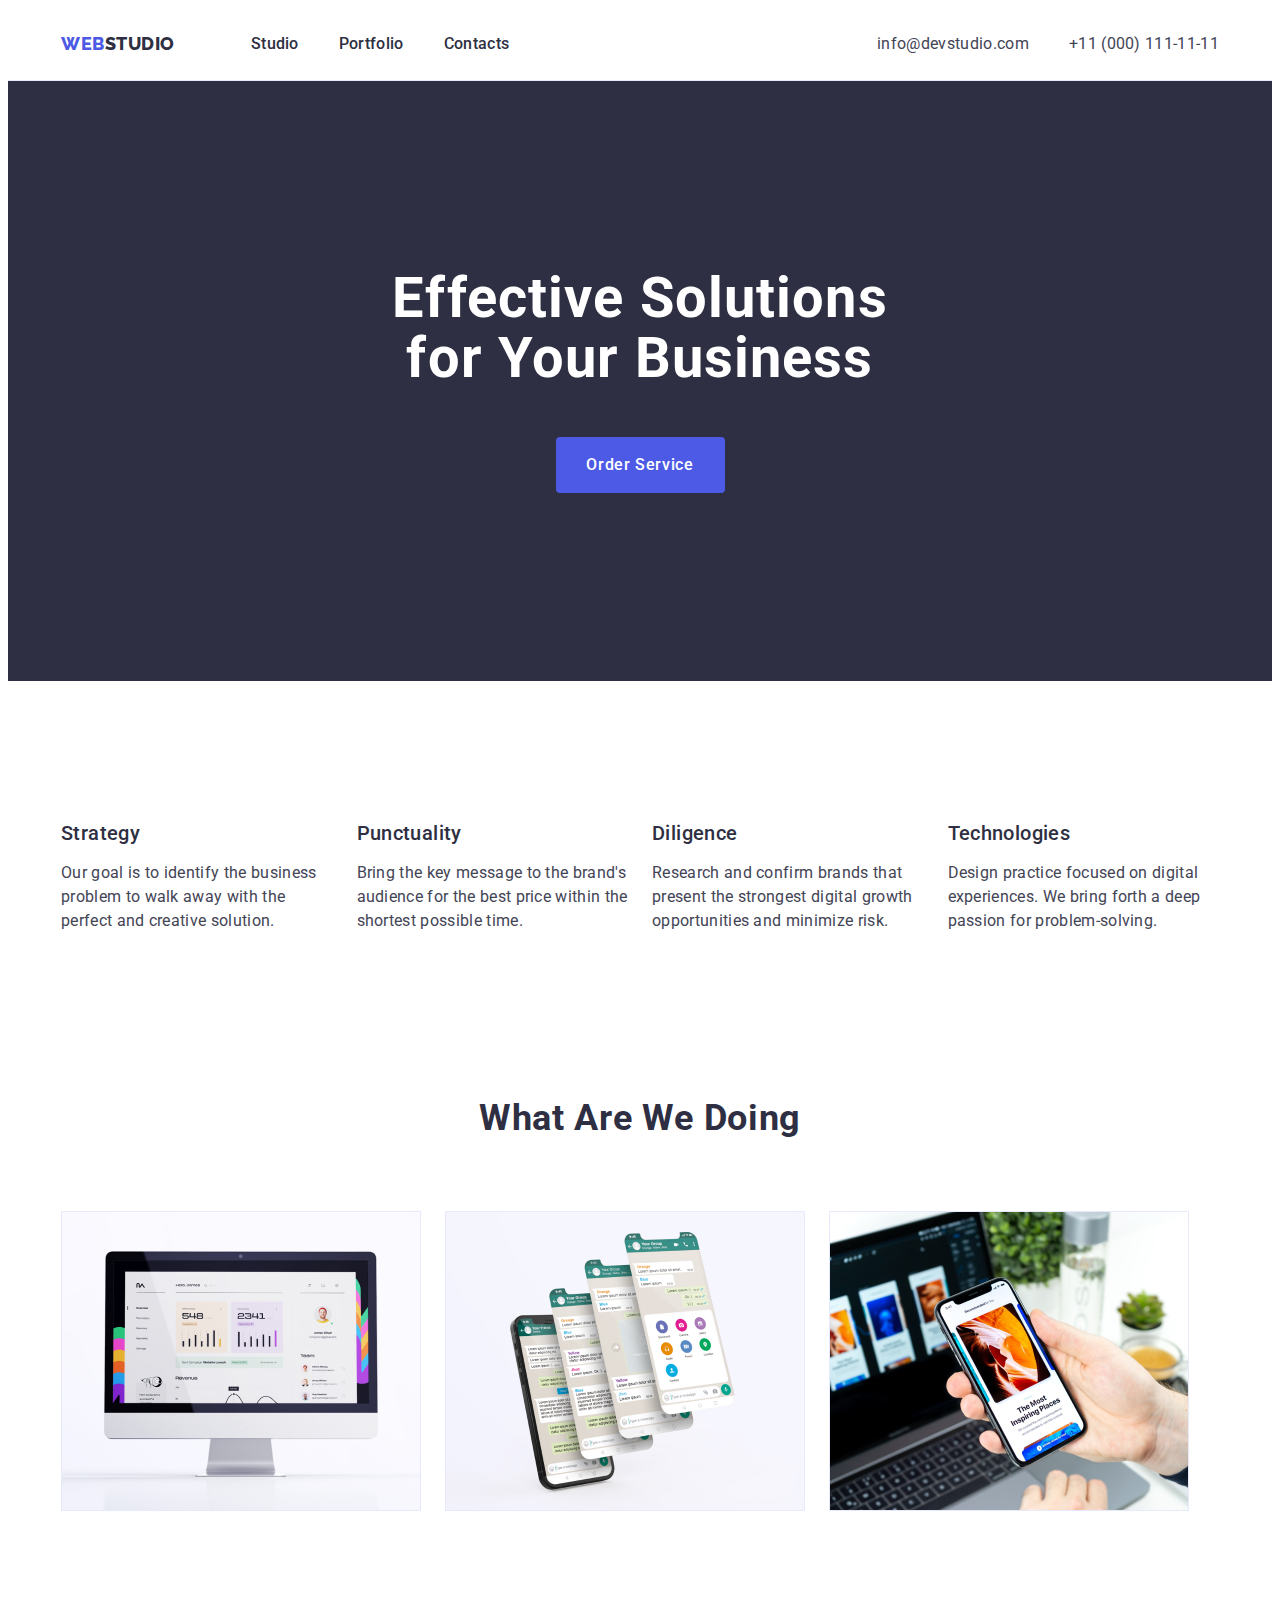
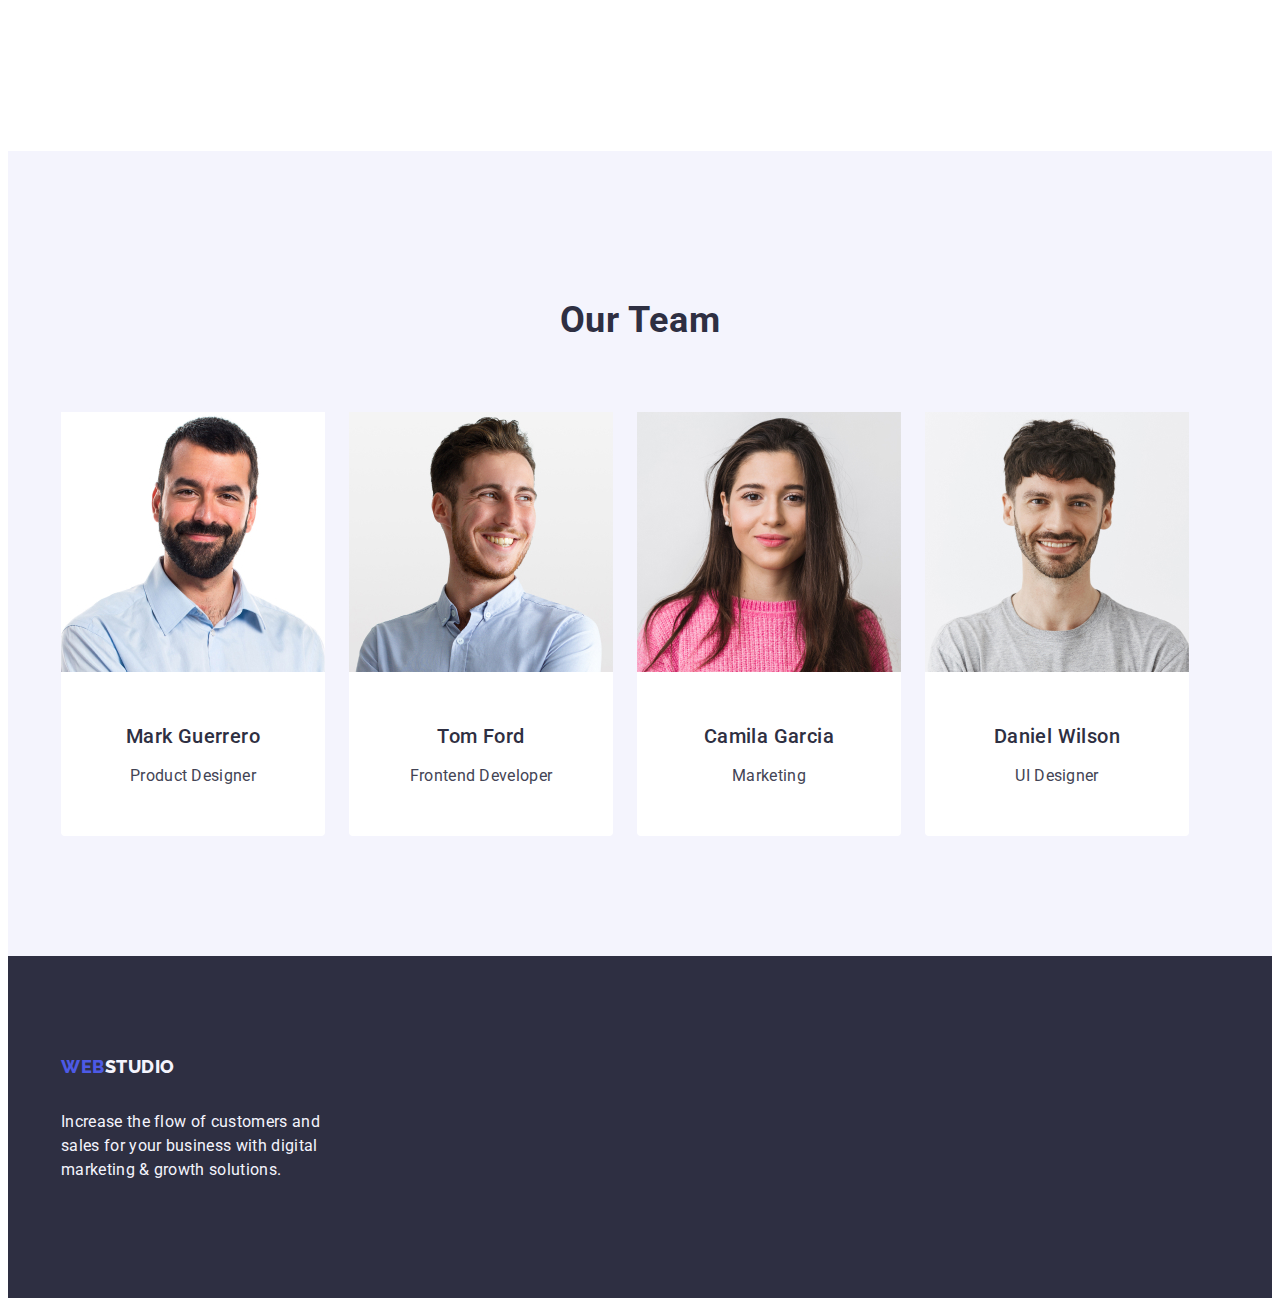
<file: index.html>
<!DOCTYPE html>
<html lang="en">
  <head>
    <meta charset="UTF-8" />
    <meta name="viewport" content="width=device-width, initial-scale=1.0" />

    <title>WebStudio</title>
    <link
      rel="stylesheet"
      href="https://cdnjs.cloudflare.com/ajax/libs/modern-normalize/2.0.0/modern-normalize.min.css"
      integrity="sha512-4xo8blKMVCiXpTaLzQSLSw3KFOVPWhm/TRtuPVc4WG6kUgjH6J03IBuG7JZPkcWMxJ5huwaBpOpnwYElP/m6wg=="
      crossorigin="anonymous"
      referrerpolicy="no-referrer"
    />
    <link rel="preconnect" href="https://fonts.googleapis.com" />
    <link rel="preconnect" href="https://fonts.gstatic.com" crossorigin />
    <link
      href="https://fonts.googleapis.com/css2?family=Montserrat:ital,wght@0,100;0,200;0,300;0,400;0,500;0,600;0,700;0,800;0,900;1,100;1,200;1,300;1,400;1,500;1,600;1,700;1,800;1,900&family=Raleway:wght@800&family=Roboto:wght@500&display=swap"
      rel="stylesheet"
    />
    <link
      href="https://fonts.googleapis.com/css2?family=Montserrat:ital,wght@0,100;0,200;0,300;0,400;0,500;0,600;0,700;0,800;0,900;1,100;1,200;1,300;1,400;1,500;1,600;1,700;1,800;1,900&family=Raleway:wght@800&family=Roboto:wght@500&display=swap"
      rel="stylesheet"
    />
    <link rel="stylesheet" href="./css/styles.css" />
  </head>

  <body class="body">
    <header class="header">
      <!-- Header section -->
      <div class="header-section container">
        <nav class="nav-section">
          <a href="./index.html" class="logo link">
            Web<span class="logoword">Studio</span>
          </a>
          <ul class="list header-list">
            <li><a href="./index.html" class="menu link"> Studio </a></li>
            <li>
              <a href="./portfolio.html" class="menu link"> Portfolio </a>
            </li>
            <li><a href="" class="menu link"> Contacts </a></li>
          </ul>
        </nav>
        <address class="address">
          <ul class="list address-list">
            <li>
              <a href="mailto:info@devstudio.com" class="contacts link"
                >info@devstudio.com</a
              >
            </li>
            <li>
              <a href="tel:+110001111111" class="contacts link"
                >+11 (000) 111-11-11</a
              >
            </li>
          </ul>
        </address>
      </div>
    </header>
    <!-- Hero section -->
    <!-- Title -->
    <main>
      <!-- Section 1-->
      <section class="order-service">
        <div class="container">
          <h1 class="solutions">Effective Solutions for Your Business</h1>
          <button type="button" class="order-button">Order Service</button>
        </div>
      </section>
      <!-- Section 2 -->
      <section class="second-section">
        <div class="second-div container">
          <h2 class="visually-hidden">Section 2</h2>
          <ul class="list second-list">
            <li class="list-item">
              <h3 class="list-title-second">Strategy</h3>
              <p class="list-text-second">
                Our goal is to identify the business problem to walk away with
                the perfect and creative solution.
              </p>
            </li>

            <li class="list-item">
              <h3 class="list-title-second">Punctuality</h3>
              <p class="list-text-second">
                Bring the key message to the brand's audience for the best price
                within the shortest possible time.
              </p>
            </li>

            <li class="list-item">
              <h3 class="list-title-second">Diligence</h3>
              <p class="list-text-second">
                Research and confirm brands that present the strongest digital
                growth opportunities and minimize risk.
              </p>
            </li>

            <li class="list-item">
              <h3 class="list-title-second">Technologies</h3>
              <p class="list-text-second">
                Design practice focused on digital experiences. We bring forth a
                deep passion for problem-solving.
              </p>
            </li>
          </ul>
        </div>
      </section>
      <!-- Section 3-->
      <section class="portfolio">
        <div class="portfolio container">
          <h2 class="what-do">What are we doing</h2>
          <ul class="list portfolio-list">
            <li class="images-third-list">
              <img
                src="./images/img1.jpg"
                width="360"
                height="300"
                alt="monitor"
              />
            </li>
            <li class="images-third-list">
              <img
                src="./images/img2.jpg"
                width="360"
                height="300"
                alt="phone"
              />
            </li>
            <li class="images-third-list">
              <img
                src="./images/img3.jpg"
                width="360"
                height="300"
                alt="laptop"
              />
            </li>
          </ul>
        </div>
      </section>

      <!-- Section 4 -->
      <section class="cards-section">
        <div class="cards-div container">
          <h2 class="cards-title">Our Team</h2>
          <!-- Cards -->
          <ul class="list cards-list">
            <li class="title">
              <img
                src="./images/imgcard1.jpg"
                width="264"
                height="260"
                alt="Mark's profile picture"
              />
              <div class="name-job">
                <h3 class="list-title">Mark Guerrero</h3>
                <p class="list-text">Product Designer</p>
              </div>
            </li>

            <li class="title">
              <img
                src="./images/imgcard2.jpg"
                width="264"
                height="260"
                alt="Tom's profile picture"
              />
              <div class="name-job">
                <h3 class="list-title">Tom Ford</h3>
                <p class="list-text">Frontend Developer</p>
              </div>
            </li>

            <li class="title">
              <img
                src="./images/imgcard3.jpg"
                width="264"
                height="260"
                alt="Camila's profile picture"
              />
              <div class="name-job">
                <h3 class="list-title">Camila Garcia</h3>
                <p class="list-text">Marketing</p>
              </div>
            </li>

            <li class="title">
              <img
                src="./images/imgcard4.jpg"
                width="264"
                height="260"
                alt="Daniels's profile picture"
              />
              <div class="name-job">
                <h3 class="list-title">Daniel Wilson</h3>
                <p class="list-text">UI Designer</p>
              </div>
            </li>
          </ul>
        </div>
      </section>
    </main>
    <!-- Footer -->
    <footer class="footer">
      <div class="footer-div container">
        <a href="./index.html" class="logo footer-logo link">
          Web<span class="word link">Studio</span>
        </a>
        <p class="word-text">
          Increase the flow of customers and sales for your business with
          digital marketing & growth solutions.
        </p>
      </div>
    </footer>
  </body>
</html>
</file>
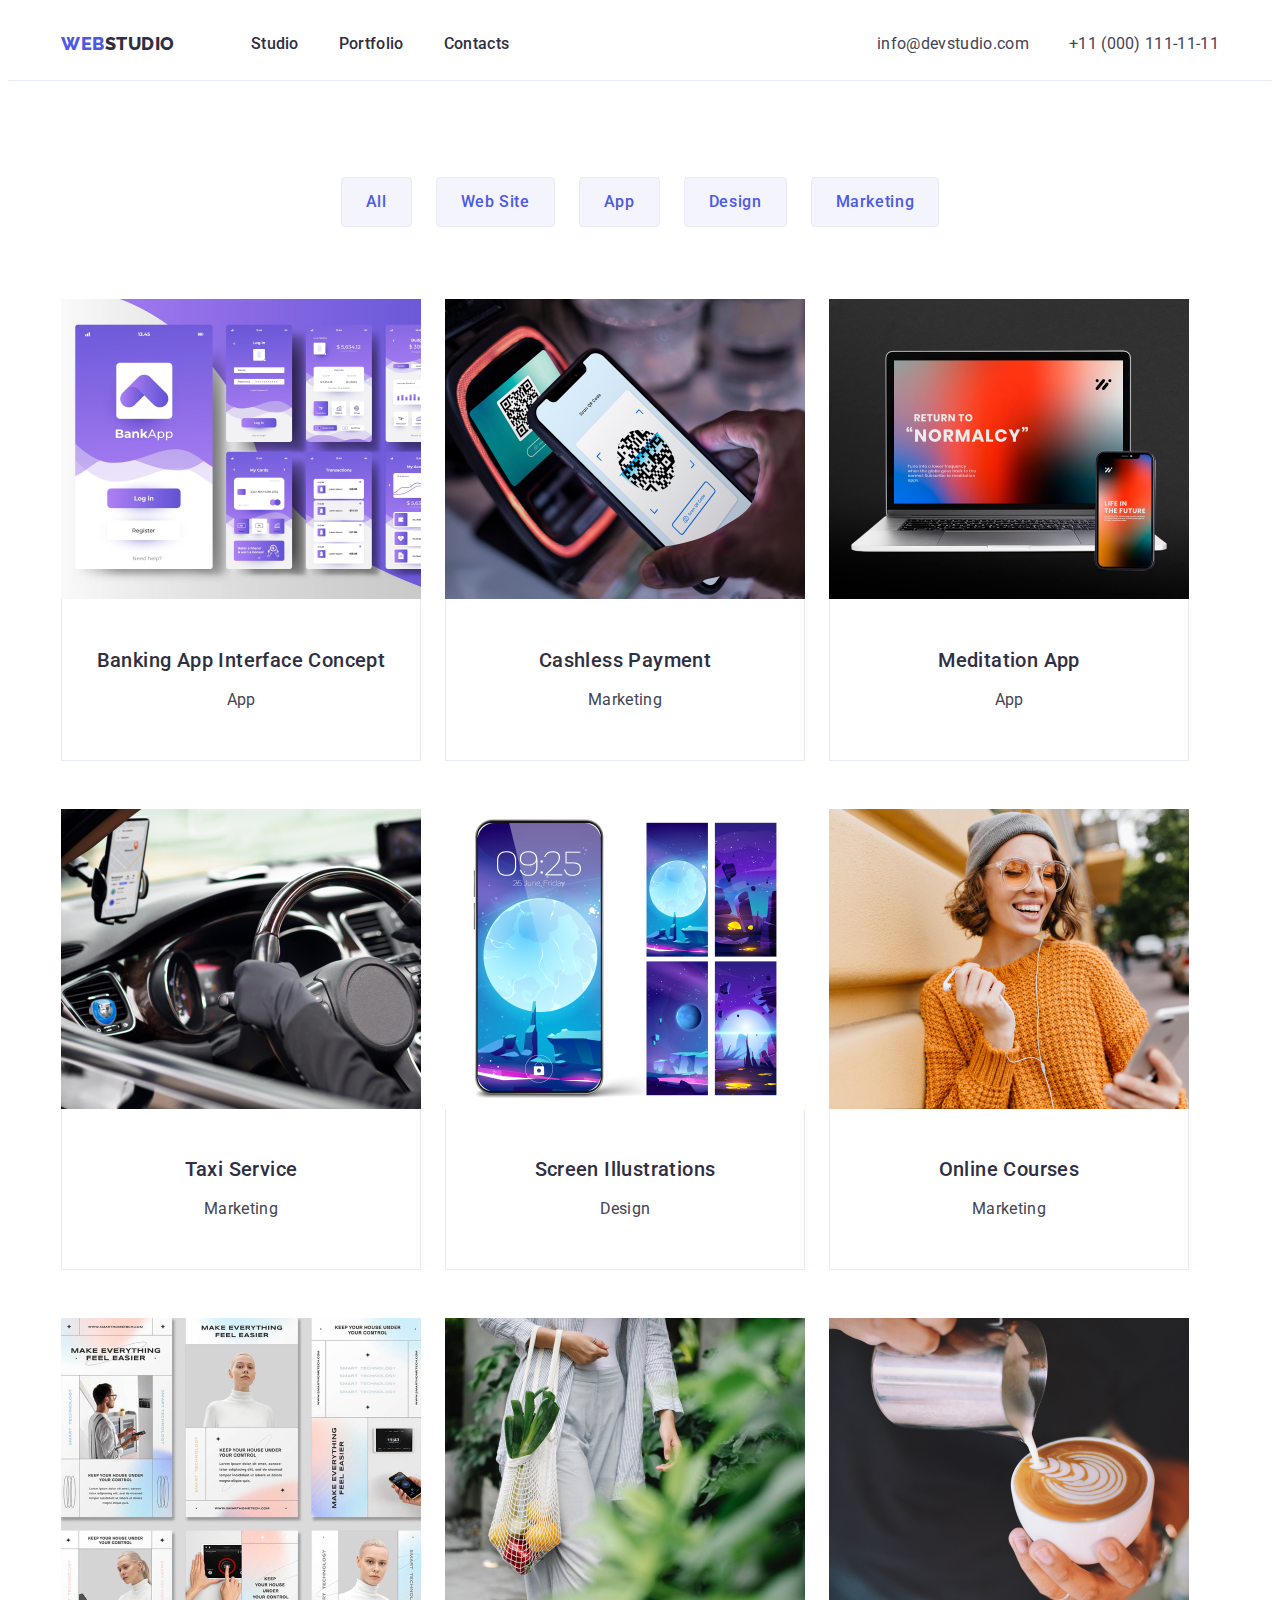
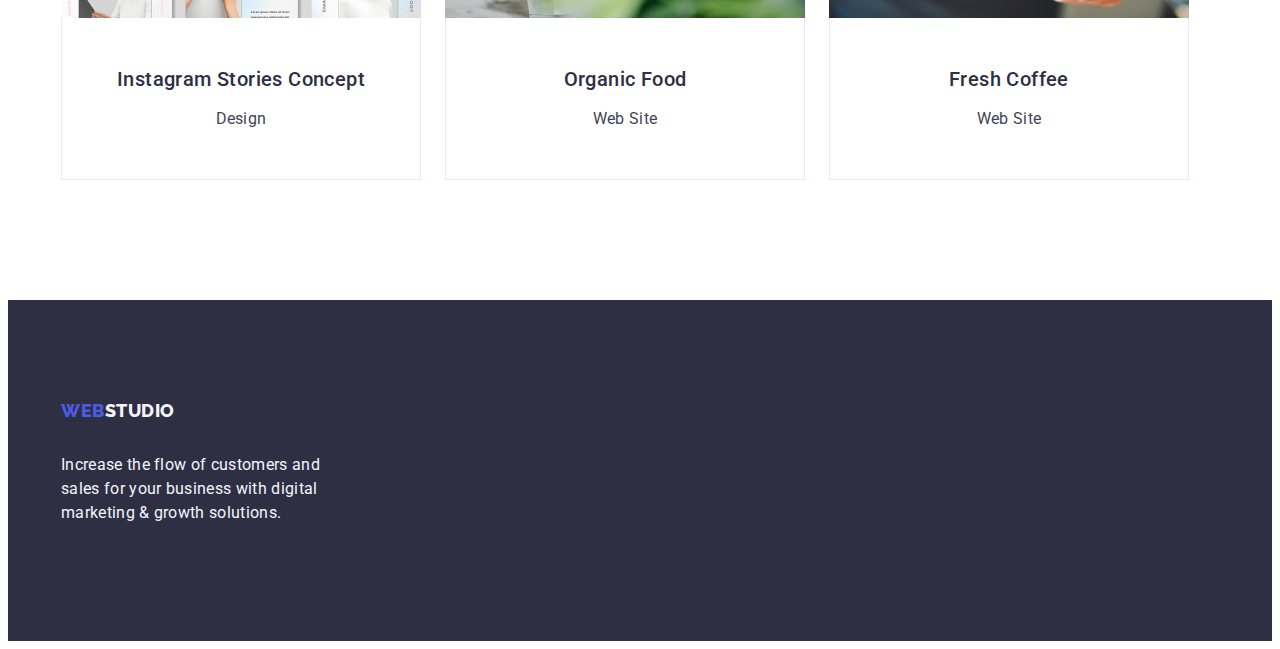
<file: portfolio.html>
<!DOCTYPE html>
<html lang="en">
  <head>
    <meta charset="UTF-8" />
    <meta name="viewport" content="width=device-width, initial-scale=1.0" />
    <title>WebStudio</title>
    <link
      rel="stylesheet"
      href="https://cdnjs.cloudflare.com/ajax/libs/modern-normalize/2.0.0/modern-normalize.min.css"
      integrity="sha512-4xo8blKMVCiXpTaLzQSLSw3KFOVPWhm/TRtuPVc4WG6kUgjH6J03IBuG7JZPkcWMxJ5huwaBpOpnwYElP/m6wg=="
      crossorigin="anonymous"
      referrerpolicy="no-referrer"
    />
    <link rel="preconnect" href="https://fonts.googleapis.com" />
    <link rel="preconnect" href="https://fonts.gstatic.com" crossorigin />
    <link
      href="https://fonts.googleapis.com/css2?family=Montserrat:ital,wght@0,100;0,200;0,300;0,400;0,500;0,600;0,700;0,800;0,900;1,100;1,200;1,300;1,400;1,500;1,600;1,700;1,800;1,900&family=Raleway:wght@800&family=Roboto:wght@500&display=swap"
      rel="stylesheet"
    />
    <link
      href="https://fonts.googleapis.com/css2?family=Montserrat:ital,wght@0,100;0,200;0,300;0,400;0,500;0,600;0,700;0,800;0,900;1,100;1,200;1,300;1,400;1,500;1,600;1,700;1,800;1,900&family=Raleway:wght@800&family=Roboto:wght@500&display=swap"
      rel="stylesheet"
    />
    <link rel="stylesheet" href="./css/styles.css" />
  </head>
  <body class="body">
    <header class="header">
      <div class="header-section container">
        <nav class="nav-section">
          <a href="./index.html" class="logo link">
            Web<span class="logoword link">Studio </span>
          </a>
          <ul class="list header-list">
            <li><a href="./index.html" class="menu link"> Studio </a></li>
            <li>
              <a href="./portfolio.html" class="menu link"> Portfolio </a>
            </li>
            <li><a href="" class="menu link"> Contacts </a></li>
          </ul>
        </nav>
        <address class="address">
          <ul class="list address-list">
            <li>
              <a href="mailto:info@devstudio.com" class="contacts link">
                info@devstudio.com
              </a>
            </li>
            <li>
              <a href="tel:+110001111111" class="contacts link">
                +11 (000) 111-11-11
              </a>
            </li>
          </ul>
        </address>
      </div>
    </header>
    <main>
      <section class="filters">
        <div class="filters-div container">
          <h1 class="visually-hidden">Filters</h1>
          <ul class="list filters-list">
            <li>
              <button type="button" class="button-filter">All</button>
            </li>
            <li>
              <button type="button" class="button-filter">Web Site</button>
            </li>
            <li>
              <button type="button" class="button-filter">App</button>
            </li>
            <li>
              <button type="button" class="button-filter">Design</button>
            </li>
            <li>
              <button type="button" class="button-filter">Marketing</button>
            </li>
          </ul>
          <ul class="list apps-list">
            <li class="app-item">
              <a href="" class="link">
                <img
                  src="./images/portfolio1.jpg"
                  alt="Banking App Interface Concept"
                  width="360"
                />
                <div class="apps-name">
                  <h2 class="list-title">Banking App Interface Concept</h2>
                  <p class="list-text">App</p>
                </div>
              </a>
            </li>
            <li class="app-item">
              <a href="" class="link">
                <img
                  src="./images/portfolio2.jpg"
                  alt="Cashless Payment"
                  width="360"
                />
                <div class="apps-name">
                  <h2 class="list-title">Cashless Payment</h2>
                  <p class="list-text">Marketing</p>
                </div>
              </a>
            </li>
            <li class="app-item">
              <a href="" class="link">
                <img
                  src="./images/portfolio3.jpg"
                  alt="Meditaion App"
                  width="360"
                />
                <div class="apps-name">
                  <h2 class="list-title">Meditation App</h2>
                  <p class="list-text">App</p>
                </div>
              </a>
            </li>
            <li class="app-item">
              <a href="" class="link">
                <img
                  src="./images/portfolio4.jpg"
                  alt="Taxi Service"
                  width="360"
                />
                <div class="apps-name">
                  <h2 class="list-title">Taxi Service</h2>
                  <p class="list-text">Marketing</p>
                </div>
              </a>
            </li>
            <li class="app-item">
              <a href="" class="link">
                <img
                  src="./images/portfolio5.jpg"
                  alt="Screen Illustrations"
                  width="360"
                />
                <div class="apps-name">
                  <h2 class="list-title">Screen Illustrations</h2>
                  <p class="list-text">Design</p>
                </div>
              </a>
            </li>
            <li class="app-item">
              <a href="" class="link">
                <img
                  src="./images/portfolio6.jpg"
                  alt="Online Courses"
                  width="360"
                />
                <div class="apps-name">
                  <h2 class="list-title">Online Courses</h2>
                  <p class="list-text">Marketing</p>
                </div>
              </a>
            </li>
            <li class="app-item">
              <a href="" class="link">
                <img
                  src="./images/portfolio7.jpg"
                  alt="Instagram Stories Concep"
                  width="360"
                />
                <div class="apps-name">
                  <h2 class="list-title">Instagram Stories Concept</h2>
                  <p class="list-text">Design</p>
                </div>
              </a>
            </li>
            <li class="app-item">
              <a href="" class="link">
                <img
                  src="./images/portfolio8.jpg"
                  alt="Organic Food"
                  width="360"
                />
                <div class="apps-name">
                  <h2 class="list-title">Organic Food</h2>
                  <p class="list-text">Web Site</p>
                </div>
              </a>
            </li>
            <li class="app-item">
              <a href="" class="link">
                <img
                  src="./images/portfolio9.jpg"
                  alt="Fresh Coffee"
                  width="360"
                />
                <div class="apps-name">
                  <h2 class="list-title">Fresh Coffee</h2>
                  <p class="list-text">Web Site</p>
                </div>
              </a>
            </li>
          </ul>
        </div>
      </section>
    </main>
    <footer class="footer">
      <div class="footer-div container">
        <a href="./index.html" class="logo footer-logo link">
          Web<span class="word link">Studio</span>
        </a>
        <p class="word-text">
          Increase the flow of customers and sales for your business with
          digital marketing & growth solutions.
        </p>
      </div>
    </footer>
  </body>
</html>
</file>
<file: css/styles.css>
:root {
  --basic-color: #ffffffff;
  --brand-color: #4d5ae5;
  --logo-color: #2e2f42;
  --contacts-color: #434455;
  --focus-color: #404bbf;
  --word-color: #f4f4fd;
  --list-color: #e7e9fc;
}
.body {
  font-family: "Roboto", sans-serif;
  color: var(--contacts-color);
  background-color: var(--basic-color);
}
.logo {
  font-family: "Raleway", sans-serif;
  font-weight: 800;
  font-size: 18px;
  line-height: 1.17;
  letter-spacing: 0.03em;
  text-transform: uppercase;
  color: var(--brand-color);
}
.link {
  text-decoration: none;
}
.logoword {
  color: var(--logo-color);
}
.list {
  list-style-type: none;
  margin: 0;
  padding-left: 0;
}
.menu {
  font-weight: 500;
  font-size: 16px;
  line-height: 1.5;
  letter-spacing: 0.02em;
  color: var(--logo-color);
}
.menu.link:hover,
.menu.link:focus {
  color: var(--focus-color);
}
.address {
  font-style: normal;
}
.contacts {
  font-size: 16px;
  line-height: 1.5;
  letter-spacing: 0.02em;
  color: var(--contacts-color);
}
.contacts.link:hover,
.contacts.link:focus {
  color: var(--focus-color);
}
.order-service {
  background-color: var(--logo-color);
  padding: 188px 0;
}
.solutions {
  font-size: 56px;
  line-height: 1.07;
  text-align: center;
  letter-spacing: 0.02em;
  color: var(--basic-color);
  max-width: 496px;
  font-weight: 700px;
  margin: 0 auto;
  margin-bottom: 48px;
}
.order-button {
  background-color: var(--brand-color);
  font-family: "Roboto", sans-serif;
  font-weight: 500;
  font-size: 16px;
  line-height: 1.5em;
  letter-spacing: 0.04em;
  color: var(--basic-color);
  cursor: pointer;
  display: block;
  min-width: 169px;
  height: 56px;
  border: none;
  border-radius: 4px;
  margin: 0 auto;
}
.order-button:hover,
.order-button:focus {
  background-color: var(--focus-color);
}
.list-title {
  font-weight: 500;
  font-size: 20px;
  line-height: 1.2;
  letter-spacing: 0.02em;
  color: var(--logo-color);
  margin-bottom: 8px;
  text-align: center;
}
.list-text {
  font-size: 16px;
  line-height: 1.5;
  letter-spacing: 0.02em;
  color: var(--contacts-color);
  text-align: center;
}
.what-do {
  font-size: 36px;
  line-height: 1.11;
  text-align: center;
  letter-spacing: 0.02em;
  text-transform: capitalize;
  color: var(--logo-color);
  margin-bottom: 72px;
}
.cards-section {
  background-color: var(--word-color);
  padding: 120px 0;
}
.cards-title {
  font-size: 36px;
  line-height: 1.11;
  text-align: center;
  letter-spacing: 0.02em;
  text-transform: capitalize;
  color: var(--logo-color);
  margin-bottom: 72px;
}
.title {
  background-color: var(--basic-color);
  border-radius: 0px 0px 4px 4px;
}

.footer {
  background-color: var(--logo-color);
  padding: 100px 0;
}
.word.link {
  color: var(--word-color);
}
.word.text {
  line-height: 1.5;
  letter-spacing: 0.02em;
  color: var(--word-color);
}
.button-filter {
  font-family: "Roboto", sans-serif;
  font-weight: 500;
  font-size: 16px;
  line-height: 1.5;
  letter-spacing: 0.04em;
  color: var(--brand-color);
  background-color: var(--word-color);
  cursor: pointer;
  padding: 12px 24px;
  border: 1px solid var(--list-color);
  border-radius: 4px;
}
.button-filter:hover,
.button-filter:focus {
  background-color: var(--focus-color);
  color: var(--basic-color);
  border: 1px solid transparent;
}

img {
  display: block;
}
.container {
  width: 1158px;
  margin: 0 auto;
  padding: 0 15px;
}
.header {
  border-bottom: 1px solid var(--list-color);
}
.header-section {
  display: flex;
  flex-wrap: wrap;
}
.header-section.container {
  width: 1158px;
  height: 72px;
  margin: 0 auto;
  padding-left: 15px;
  padding-right: 15px;
  display: flex;
  justify-content: space-between;
  align-items: center;
}
.nav-section {
  display: flex;
  align-items: center;
}
.logo.link {
  margin-right: 76px;
}
.list.header-list {
  display: flex;
  gap: 40px;
}
.menu.link {
  padding: 24px 0;
}

.list.address-list {
  display: flex;
  gap: 40px;
}

.second-section {
  padding: 120px 0;
}
.visually-hidden {
  position: absolute;
  width: 1px;
  height: 1px;
  margin: -1px;
  border: 0;
  padding: 0;

  white-space: nowrap;
  clip-path: inset(100%);
  clip: rect(0 0 0 0);
  overflow: hidden;
}
.list.second-list {
  display: flex;
  gap: 24px;
  flex-direction: row;
}

.portfolio {
  padding-bottom: 120px;
}

.list.portfolio-list {
  display: flex;
  gap: 24px;
}
.images-third-list {
  width: 360px;
}

.list.cards-list {
  display: flex;
  gap: 24px;
}

.name-job {
  padding: 32px 0;
}

.logo.footer-logo.link {
  display: inline-block;
  margin-bottom: 16px;
}

.filters {
  padding-top: 96px;
  padding-bottom: 120px;
}
.list.filters-list {
  display: flex;
  justify-content: center;
  gap: 24px;
  margin-bottom: 72px;
}

.list.apps-list {
  display: flex;
  flex-wrap: wrap;
  column-gap: 24px;
  row-gap: 48px;
}
.app-item {
  width: 360;
}
.apps-name {
  padding: 32px 16px;
  border: 1px solid var(--list-color);
  border-top: none;
  flex-direction: column;
  align-items: flex-start;
  gap: 32px;
}
.list-item {
  width: 100%;
  min-width: 264px;
}
.list-title-second {
  font-weight: 500;
  font-size: 20px;
  line-height: 1.2;
  letter-spacing: 0.02em;
  color: var(--logo-color);
  margin-bottom: 8px;
  text-align: left;
}
.list-text-second {
  font-size: 16px;
  line-height: 1.5;
  letter-spacing: 0.02em;
  color: var(--contacts-color);
  text-align: left;
}
.word-text {
  color: var(--word-color);
  font-size: 16px;
  letter-spacing: 0.32px;
  font-weight: 400;
  line-height: 1.5em;
  max-width: 264px;
}
</file>
